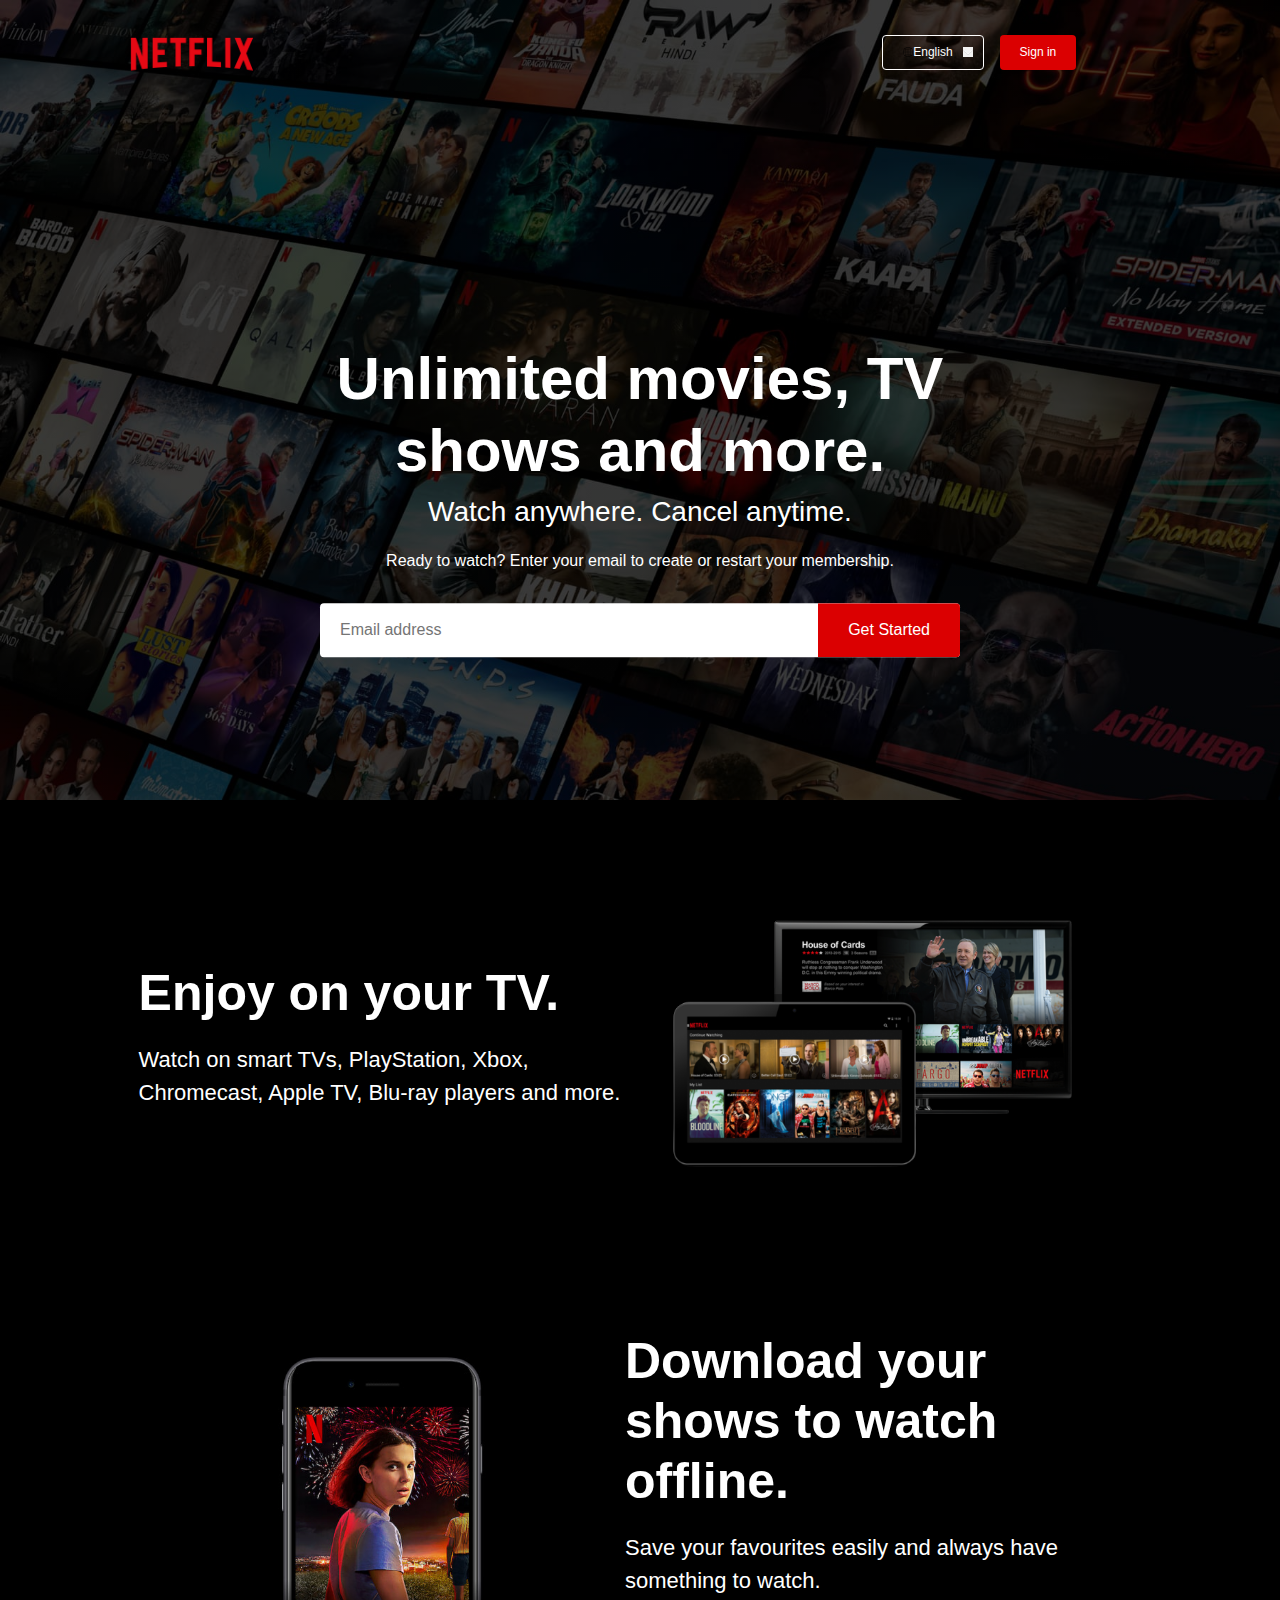
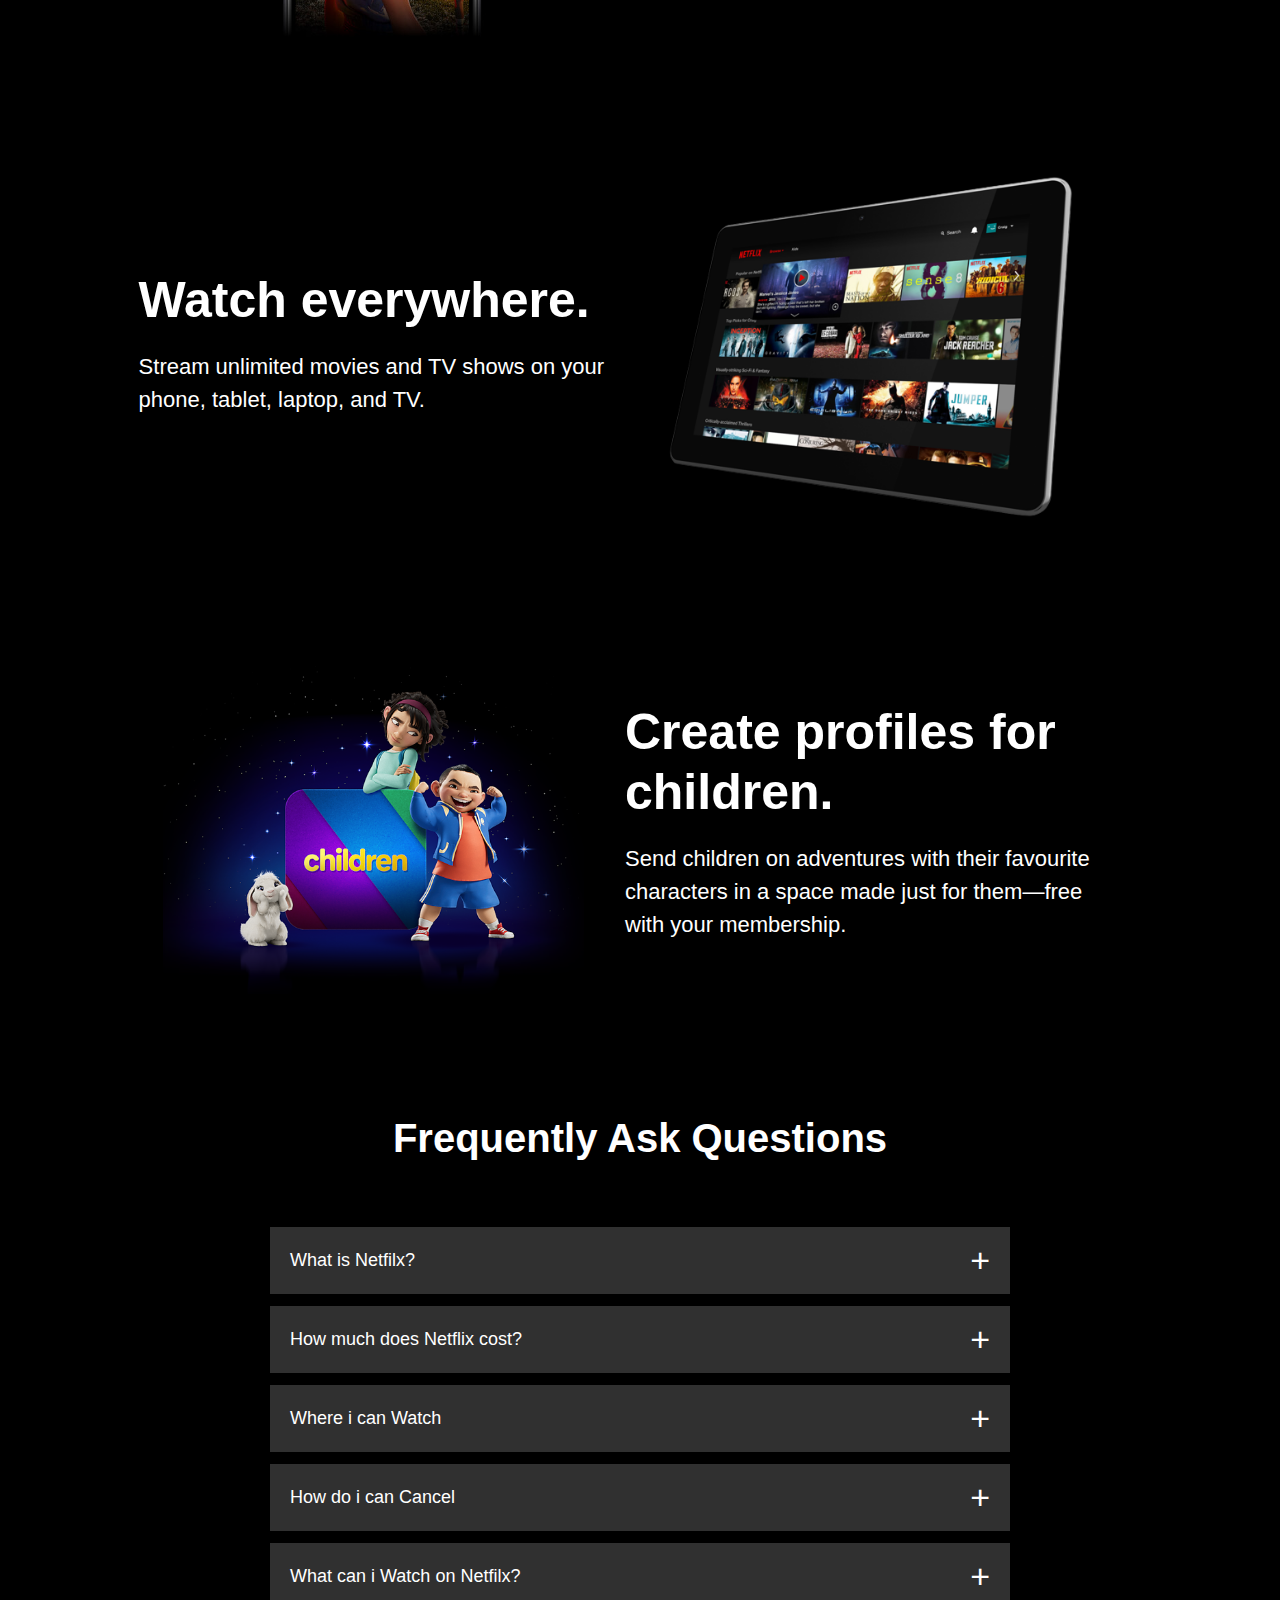
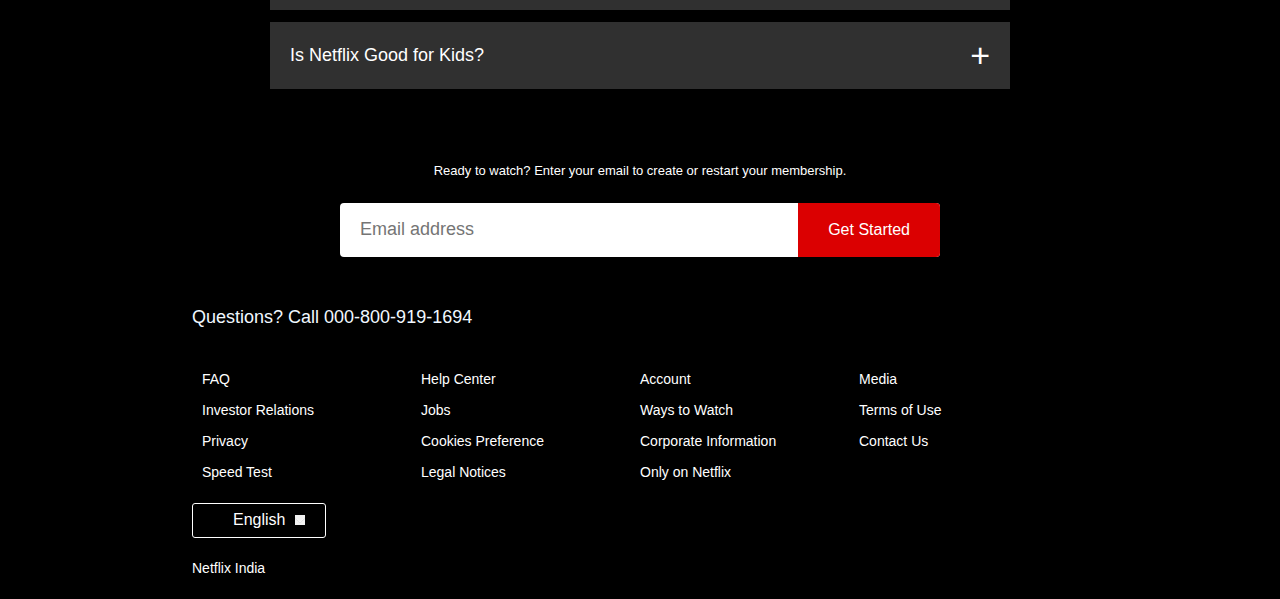
<file: index.html>
<!DOCTYPE html>
<html lang="en">
<head>
    <meta charset="UTF-8">
    <meta http-equiv="X-UA-Compatible" content="IE=edge">
    <meta name="viewport" content="width=device-width, initial-scale=1.0">
    <title>Netflix India – Watch TV Shows Online, Watch Movies Online</title>
    <link rel="icon" type="image/png" href="img/Netflix-N-Symbol-logo-red-transparent-RGB-png.png">
    <script src="netflix.js"></script>
    <link rel="stylesheet" href="netflix.css">
    <link rel="stylesheet" href="https://cdn.jsdelivr.net/npm/bootstrap@4.0.0/dist/css/bootstrap.min.css" integrity="sha384-Gn5384xqQ1aoWXA+058RXPxPg6fy4IWvTNh0E263XmFcJlSAwiGgFAW/dAiS6JXm" crossorigin="anonymous">
</head>
<body>
    <div class="header">
        <nav class="span-top d-flex flex-direction-row">
            <span class="span-logo  col-lg-8 col-sm-5 col-4 col-md-6">
                <img src="img/logo.png" class="logo" >
                <!--<span class="btns">--></span>
                    <span class="span-btn d-flex span-top2 col-lg-4 col-sm-7 col-8 col-md-6">
                <button class="language-btn ml-5 "><img src="img/web.png">English<img src="img/icon-down.jfif"></button>
                <button class="signin ml-3">Sign in</button>
                    </span>
            <!--</span>-->
            
        </nav>
        <div class="header-content ">
            <h1>Unlimited movies, TV shows and more.</h1>
            <h3>Watch anywhere. Cancel anytime.</h3>
            <p>Ready to watch? Enter your email to create or restart your membership.</p>
            <form class="email-singup">
                <input class="email" type="email" placeholder="Email address" required>
                <button type="submit">Get Started</button>
            </form>
        </div>
    </div>
    <div class="features">
        <div class="row">
            <div class="text-col">
                <h2>Enjoy on your TV.</h2>
                <p>Watch on smart TVs, PlayStation, Xbox, Chromecast, Apple TV, Blu-ray players and more.</p>
            </div>
            <div class="img-col">
                <img src="img/feature1.1-removebg-preview.png">
            </div>
        </div>
        <div class="row">
            <div class="img-col">
                <img src="img/feature2.png">
            </div>
            <div class="text-col">
                <h2>Download your shows to watch offline.</h2>
                <p>Save your favourites easily and always have something to watch.</p>
            </div>
            
        </div>
        <div class="row">
            <div class="text-col">
                <h2>Watch everywhere.</h2>
                <p>Stream unlimited movies and TV shows on your phone, tablet, laptop, and TV.</p>
            </div>
            <div class="img-col">
                <img src="img/feature3-removebg-preview.png">
            </div>
        </div>
        <div class="row">
            <div class="img-col">
                <img src="img/feature4.png">
            </div>
            <div class="text-col">
                <h2>Create profiles for children.</h2>
                <p>Send children on adventures with their favourite characters in a space made just for them—free with your membership.</p>
            </div>
            
        </div>
    </div>
    <div class="faq">
        <h2>Frequently Ask Questions</h2>
        <ul class="accordion">
            <li><input type="radio" name="accordion" id="first">
            <label for="first">What is Netfilx?</label>
            <div class="content">
                <p>Netflix is a streaming service that offers a wide variety of award-winning TV shows, movies, anime, documentaries and more – on thousands of internet-connected devices.

                    You can watch as much as you want, whenever you want, without a single ad – all for one low monthly price. There's always something new to discover, and new TV shows and movies are added every week!</p>
            </div>
        </li>
        <li><input type="radio" name="accordion" id="second">
            <label for="second">How much does Netflix cost?</label>
            <div class="content">
                <p>Watch Netflix on your smartphone, tablet, Smart TV, laptop, or streaming device, all for one fixed monthly fee. Plans range from ₹ 149 to ₹ 649 a month. No extra costs, no contracts.</p>
            </div>
        </li>
        <li><input type="radio" name="accordion" id="third">
            <label for="third">Where i can Watch</label>
            <div class="content">
                <p>Watch anywhere, anytime. Sign in with your Netflix account to watch instantly on the web at netflix.com from your personal computer or on any internet-connected device that offers the Netflix app, including smart TVs, smartphones, tablets, streaming media players and game consoles.

                    You can also download your favourite shows with the iOS, Android, or Windows 10 app. Use downloads to watch while you're on the go and without an internet connection. Take Netflix with you anywhere.</p>
            </div>
        </li>
        <li><input type="radio" name="accordion" id="fourth">
            <label for="fourth">How do i can Cancel</label>
            <div class="content">
                <p>Netflix is flexible. There are no annoying contracts and no commitments. You can easily cancel your account online in two clicks. There are no cancellation fees – start or stop your account anytime.</p>
            </div>
        </li>
        <li><input type="radio" name="accordion" id="fifth">
            <label for="fifth">What can i Watch on Netfilx?</label>
            <div class="content">
                <p>Netflix has an extensive library of feature films, documentaries, TV shows, anime, award-winning Netflix originals, and more. Watch as much as you want, anytime you want.</p>
            </div>
        </li>
        <li><input type="radio" name="accordion" id="sixth">
            <label for="sixth">Is Netflix Good for Kids?</label>
            <div class="content">
                <p>The Netflix Kids experience is included in your membership to give parents control while kids enjoy family-friendly TV shows and films in their own space.

                    Kids profiles come with PIN-protected parental controls that let you restrict the maturity rating of content kids can watch and block specific titles you don’t want kids to see.</p>
            </div>
        </li>
        </ul>
        <small>Ready to watch? Enter your email to create or restart your membership.</small>
        <form class="email-singup" style="margin-bottom: 0px;">
            <input class="email" type="email" placeholder="Email address" required>
            <button type="submit">Get Started</button>
        </form>
    </div>
    <!--<hr class="mx-2" style="border-color:grey"> -->
    
    <div class="footer">
        
        <h2>Questions? Call 000-800-919-1694</h2>
        <div class="row">
            <div class="col-12 col col-lg-3 col-md-6 col-sm-6">
                <a href="#">FAQ</a>
                <a href="#">Investor Relations</a>
                <a href="#">Privacy</a>
                <a href="#">Speed Test</a>
            </div>
            <div class="col-12 col col-lg-3 col-md-6 col-sm-6">
                <a href="#">Help Center</a>
                <a href="#">Jobs</a>
                <a href="#">Cookies Preference</a>
                <a href="#">Legal Notices</a>
            </div>
            <div class="col-12 col col-lg-3 col-md-6 col-sm-6">
                <a href="#">Account</a>
                <a href="#">Ways to Watch</a>
                <a href="#">Corporate Information</a>
                <a href="#">Only on Netflix</a>
            </div>
            <div class="col-12 col col-lg-3 col-md-6 col-sm-6">
                <a href="#">Media</a>
                <a href="#">Terms of Use</a>
                <a href="#">Contact Us</a>
           
            </div>
        </div>
        <button class="language-btn"><img src="img/web.png">English<img src="img/icon-down.jfif"></button>
        <p class="copyright-txt">Netflix India</p>
    </div>
    


    
    <script src="https://code.jquery.com/jquery-3.2.1.slim.min.js" integrity="sha384-KJ3o2DKtIkvYIK3UENzmM7KCkRr/rE9/Qpg6aAZGJwFDMVNA/GpGFF93hXpG5KkN" crossorigin="anonymous"></script>
<script src="https://cdn.jsdelivr.net/npm/popper.js@1.12.9/dist/umd/popper.min.js" integrity="sha384-ApNbgh9B+Y1QKtv3Rn7W3mgPxhU9K/ScQsAP7hUibX39j7fakFPskvXusvfa0b4Q" crossorigin="anonymous"></script>
<script src="https://cdn.jsdelivr.net/npm/bootstrap@4.0.0/dist/js/bootstrap.min.js" integrity="sha384-JZR6Spejh4U02d8jOt6vLEHfe/JQGiRRSQQxSfFWpi1MquVdAyjUar5+76PVCmYl" crossorigin="anonymous"></script>
</body>
</html>
</file>
<file: netflix.css>
*{
    margin: 0;
    padding: 0;
    font-family: 'poppins',sans-serif;
    box-sizing: border-box;
    
}

body{
    background: black;
    color: rgb(251, 251, 251);
    
 
}
.header{
    width: 100%;
    height: 800px;
    background-image: linear-gradient(rgba(0,0,0,0.7),rgba(0,0,0,0.7)),url(img/headerimg.jpg);
    background-size: cover;
    position: relative;
    padding: 10px 8%;
    
}
nav{
    display: flex;
    align-items: center;
    justify-content: space-between;
    
}

.logo{
    width: 150px;
    cursor: pointer;
}
.btns{
    margin-left: 60%;
}

nav button{
    border: 0;
    outline: 0;
    background: #db0001;
    color: white;
    padding: 7px 20px;
    font-size: 12px;
    border-radius: 4px;
    cursor: pointer;
    height: 35px;
    
}
.language-btn{
    display: inline-flex;
    align-items: center;
    background: transparent;
    border: 1px solid white;
    padding: 7px 10px;
    height: 35px;
    
}
.language-btn img{
    width: 10px;
    margin-left: 10px;
}

.header-content{
    position: absolute;
    top: 50%;
    left: 50%;
    transform: translate(-50%,-50%);
    text-align: center;
    margin-top: 100px;
}
.header-content h1{
    font-size: 60px;
    font-weight: bold;
    max-width: 650px;
    color: white;
}
.header-content h3{
    font-weight: 400px;
    margin-bottom:20px ;
    color: white;

}
p{
    color: white;
}
.email-singup{
    background: white;
    border-radius: 4px;
    display: flex;
    align-items: center;
    margin-top: 30px;
    overflow: hidden;
    
}
.email-singup input{
    flex: 1;
    border: 0;
    outline: 0;
    margin-left: 20px;
}
.email-singup button{
    background: #db0001;
    border: 0;
    outline: 0;
    color: white;
    font-size: 16px;
    cursor: pointer;
    padding: 15px 30px;
}
.features{
    background: black;
    padding: 50px 12%;
    font-size: 22px;
}
.row{
    display: flex;
    width: 100%;
    align-items: center;
    flex-wrap: wrap;
    padding: 50px 0;

}
.text-col{
    flex-basis: 50%;
    margin-bottom: 20px;
    
}
.img-col{
    flex-basis: 50%;
    margin-bottom: 20px;       
}
.img-col img{
    display: block;
    width: 90%;
    margin: auto;
}
.features h2{
    font-size: 50px;
    font-weight: bold;
    color: white;
    margin-bottom: 20px;
}
.faq{
    text-align: center;
    font-size: 18px;
    color: white;
    background: black;
}
.faq h2{
    font-weight: bold;
    font-size: 40px;
}
.accordion{
    margin: 60px auto;
    width: 100%;
    max-width: 750px;
}
.accordion li{
    list-style: none;
    width: 100%;
    padding: 5px;
}
.accordion li label{
    display: flex;
    align-items: center;
    padding: 20px;
    font-size: 18px;
    font-weight: 500;
    background-color: #303030;
    margin-bottom: 2px;
    cursor: pointer;
    position: relative;
}
label::after{
    content: '+';
    font-size: 34px;
    position: absolute;
    right: 20px;
    transition: transform 0.5s;
   
}
input[type="radio"]{
    display: none;
}
.accordion .content{
    background: #303030;
    text-align: left;
    padding: 0 20px;
    max-height: 0;
    overflow: hidden;
    transition: max-height 0.5s, padding 0.5s;
}
.accordion input[type="radio"]:checked + label + .content{
    max-height: 600px;
    padding: 30px 20px;
}
.accordion input[type='radio'] :checked + label::after{
    transform: rotate(135deg);
}
.faq .email-singup{
    max-width: 600px;
    margin: 20px auto 60px;
}    
.faq small{
    font-size: 13px;
}
.footer{
    background: black;
    /*border-top: 6px solid gray;*/
    padding: 50px 15% 10px;
    color: aliceblue;
    
}
.footer h2{
    font-size: 18px;
    font-weight: 400;
    margin-bottom: 30px;
    
}
.footer.col{
    flex-basis: 25%;
    flex-grow: 1;
    margin-bottom: 20px;
}
.footer .col a{
    display: block;
    text-decoration: none;
    font-size: 14px;
    margin-bottom: 10px;
    color: white;
}
.footer .row{
    align-items: flex-start;
    padding: 10px ;
}
.footer .language-btn{
    color: white;
    padding: 10px 20px;
    border-radius: 3px;
    
}
.copyright-txt{
    font-size: 14px;
    margin-top: 20px;
    margin-bottom: 10px;
}




@media (min-width:0px) and (max-width:600px){
    .logo{
        width: 100px;
    }
    nav button{
        padding: 5px 10px;
    }

nav .language-btn{
    padding: 4px 8px;
}
/*.btns{
    width: 10px;
    margin-left: 35%;
}*/
.btn{
    align-items: end;
}
.span-top{
    width:400px;
}
.header-content{
    position: unset;
    transform: none;
    padding-top: 150px;
}
.header-content h1{
    font-size: 30px;

}
.email-singup button{
    font-size: 12px;
    padding: 10px 15px;
}

.text-col, .img-col{
    flex-basis: 100%;

}
.features h2{
    font-size: 30px;
}
.features p{
    font-size: 15px;
}
.row:nth-child(2),.row:nth-child(4){
    flex-direction: column-reverse;
}
.features .row{
    padding: 10px 0;
}
.faq h2{
    font-size: 20px;

}
.accordion .content{
    font-size: 14px;
}
.accordion li label{
    padding: 10px;
    font-size: 14px;
}
label::after{
    font-size: 22px;
}
}
@media (min-width:0px) and (max-width:434px){
    body{
        width: 100%;
    }
    .logo{
        width: 50px;
    }
    .signin{
        width: 100px;
        font-size: 9px;
        margin-left: 50%;
        
    }
    nav button{
        margin-right: 40%;
        font-size: 10px;
        padding: 10px 15px;   
    }
    .language-btn{
        margin-right: 0%;
    }
    

/*.btns{
    width: 10px;
    margin-left: 35%;
}*/
.btn{
    align-items: last baseline;
}
.span-top{
    width:200px;
}
.header-content{
    position: unset;
    transform: none;
    padding-top: 100px;
}
.header-content h1{
    font-size: 20px;

}
.email-singup button{
    font-size: 8px;
    padding: 10px 15px;
}

.text-col, .img-col{
    flex-basis: 100%;

}
.features h2{
    font-size: 30px;
}
.features p{
    font-size: 15px;
}
.row:nth-child(2),.row:nth-child(4){
    flex-direction: column-reverse;
}
.features .row{
    padding: 10px 0;
}
.faq h2{
    font-size: 20px;

}
.accordion .content{
    font-size: 14px;
}
.accordion li label{
    padding: 10px;
    font-size: 14px;
}
label::after{
    font-size: 22px;
}
}
</file>
